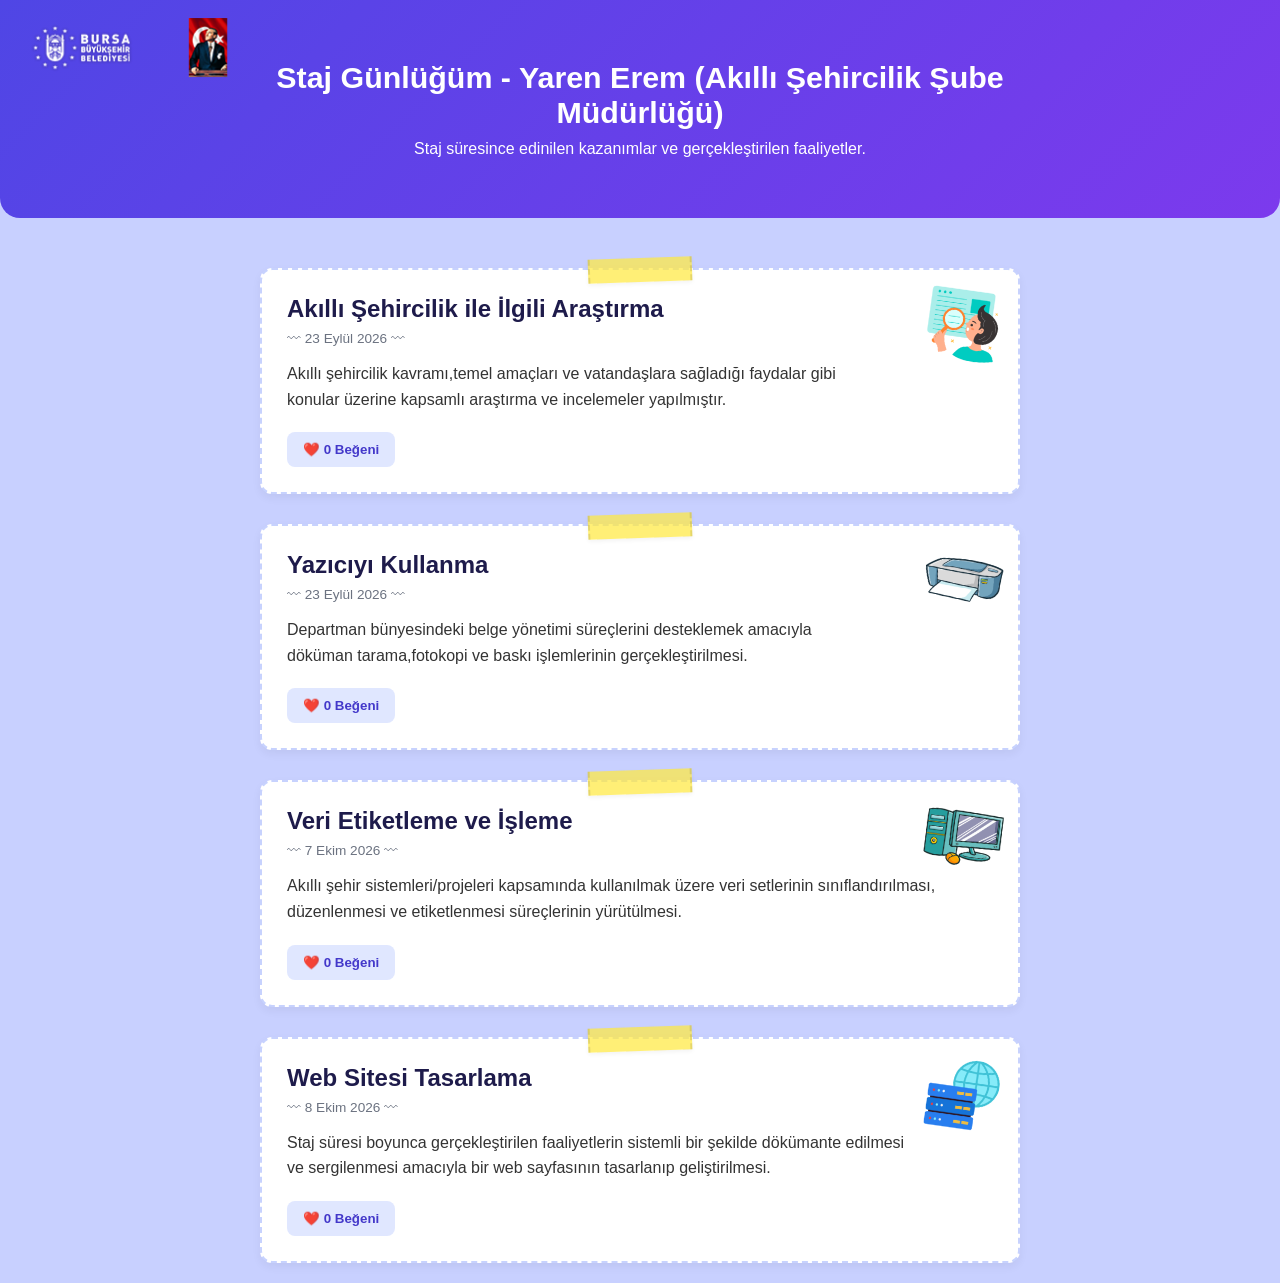
<file: index.html>
<!DOCTYPE html>
<html lang="tr">
<head>
  <meta charset="UTF-8">
  <meta name="viewport" content="width=device-width, initial-scale=1.0">
  <title>Staj Günlüğüm</title>
  <link rel="stylesheet" href="blog.css">
</head>
<body>

  <header>
    <div class="container">
      <img src="logo_beyaz_ata.png" alt="Bursa Büyükşehir Belediyesi Logo" class="header-logo">
      <h1>Staj Günlüğüm - Yaren Erem (Akıllı Şehircilik Şube Müdürlüğü)</h1>
      <p>Staj süresince edinilen kazanımlar ve gerçekleştirilen faaliyetler.</p>
    </div>
  </header>

  <main class="container">

    <!-- 1. KART: ARAŞTIRMA-->
    <article class="post">
      <img src="research.png" alt="Araştırma" class="sticker-img">
      <h2>Akıllı Şehircilik ile İlgili Araştırma</h2>
      <span class="date">〰 23 Eylül 2026 〰</span> 
      <p>Akıllı şehircilik kavramı,temel amaçları ve vatandaşlara sağladığı faydalar gibi<br>
         konular üzerine kapsamlı araştırma ve incelemeler yapılmıştır.
      </p>
      <button onclick="beğen(this)">❤️ <span>0</span> Beğeni</button>
    </article>

    <!-- 2. KART: YAZICI -->
    <article class="post">
      <img src="printer.png" alt="Yazıcı" class="sticker-img">
      <h2>Yazıcıyı Kullanma</h2>
      <span class="date">〰 23 Eylül 2026 〰</span>
      <p>Departman bünyesindeki belge yönetimi süreçlerini desteklemek amacıyla<br>
        döküman tarama,fotokopi ve baskı işlemlerinin gerçekleştirilmesi.</p>
      <button onclick="beğen(this)">❤️ <span>0</span> Beğeni</button>
    </article>

    <!-- 3. KART: VERİ ETİKETLEME -->
    <article class="post">
      <img src="personal-computer.png" alt="Veri Etiketleme" class="sticker-img">
      <h2>Veri Etiketleme ve İşleme</h2>
      <span class="date">〰 7 Ekim 2026 〰</span>
      <p>Akıllı şehir sistemleri/projeleri kapsamında kullanılmak üzere veri setlerinin sınıflandırılması,<br>
      düzenlenmesi ve etiketlenmesi süreçlerinin yürütülmesi.</p>
      <button onclick="beğen(this)">❤️ <span>0</span> Beğeni</button>
    </article>

    <!-- 4. KART: WEB SİTESİ KODLAMA -->
    <article class="post">
      <img src="server.png" alt="Sunucu / Web" class="sticker-img">
      <h2>Web Sitesi Tasarlama</h2>
      <span class="date">〰 8 Ekim 2026 〰</span>
      <p>Staj süresi boyunca gerçekleştirilen faaliyetlerin sistemli bir şekilde dökümante edilmesi<br>
      ve sergilenmesi amacıyla bir web sayfasının tasarlanıp geliştirilmesi.</p>
      <button onclick="beğen(this)">❤️ <span>0</span> Beğeni</button>
    </article>

    

  </main>

  <script src="blog.js"></script>
</body>
</html>
</file>
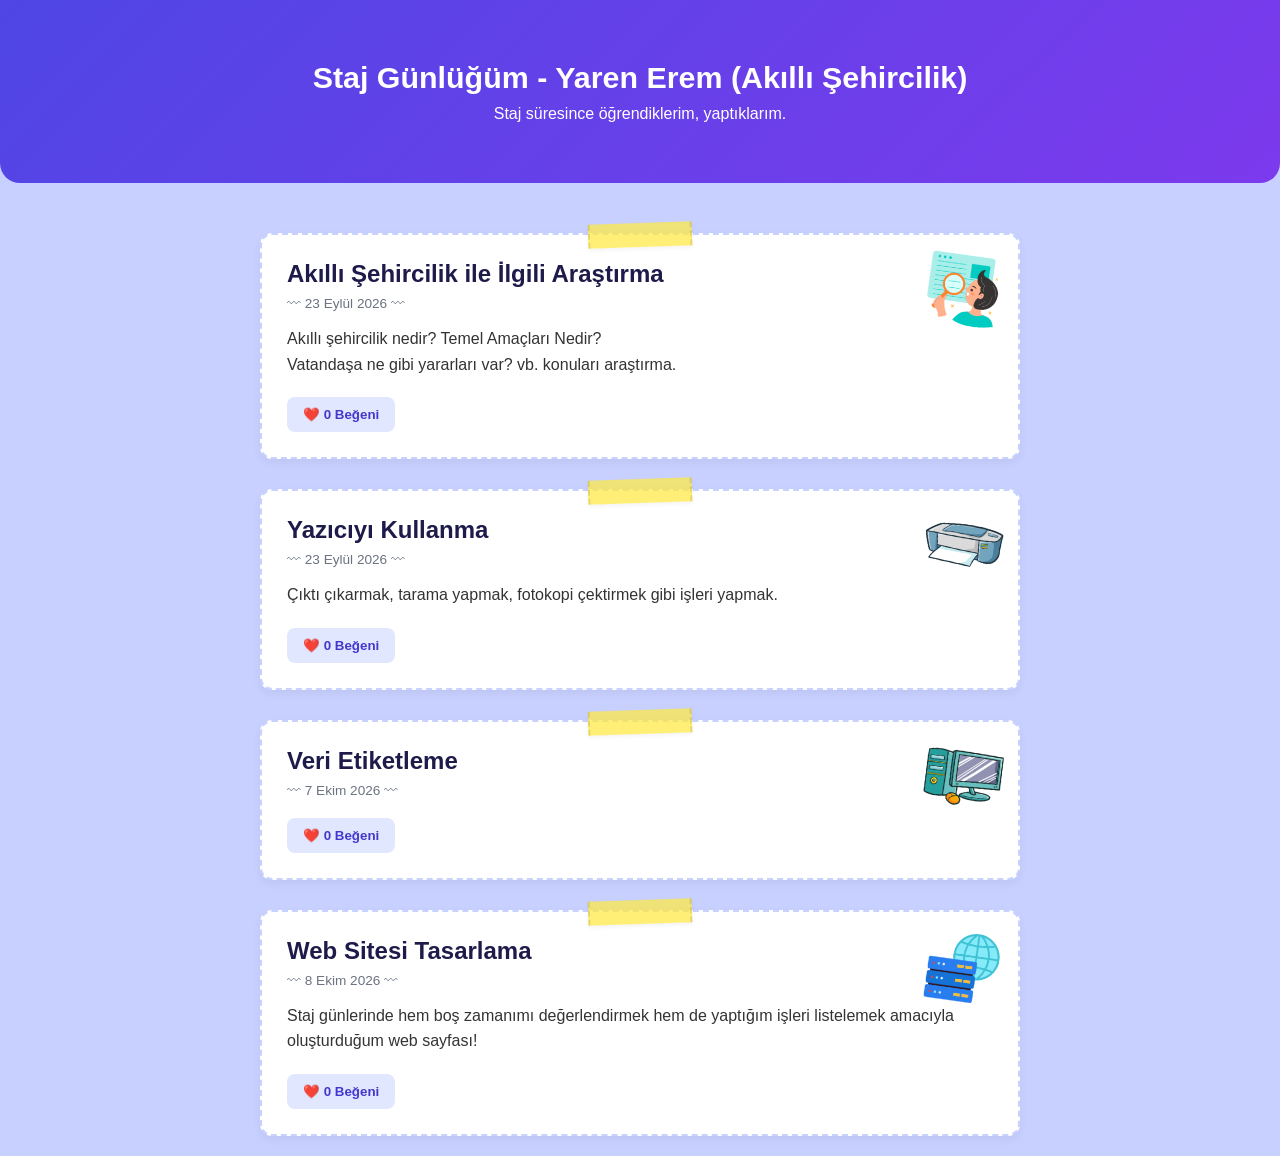
<file: blog.html>
<!DOCTYPE html>
<html lang="tr">
<head>
  <meta charset="UTF-8">
  <meta name="viewport" content="width=device-width, initial-scale=1.0">
  <title>Staj Günlüğüm</title>
  <link rel="stylesheet" href="blog.css">
</head>
<body>

  <header>
    <div class="container">
      <h1>Staj Günlüğüm - Yaren Erem (Akıllı Şehircilik)</h1>
      <p>Staj süresince öğrendiklerim, yaptıklarım.</p>
    </div>
  </header>

  <main class="container">

    <!-- 1. KART: ARAŞTIRMA-->
    <article class="post">
      <img src="research.png" alt="Araştırma" class="sticker-img">
      <h2>Akıllı Şehircilik ile İlgili Araştırma</h2>
      <span class="date">〰 23 Eylül 2026 〰</span> 
      <p>Akıllı şehircilik nedir? Temel Amaçları Nedir?<br>
        Vatandaşa ne gibi yararları var? vb. konuları araştırma.
      </p>
      <button onclick="beğen(this)">❤️ <span>0</span> Beğeni</button>
    </article>

    <!-- 2. KART: YAZICI -->
    <article class="post">
      <img src="printer.png" alt="Yazıcı" class="sticker-img">
      <h2>Yazıcıyı Kullanma</h2>
      <span class="date">〰 23 Eylül 2026 〰</span>
      <p>Çıktı çıkarmak, tarama yapmak, fotokopi çektirmek gibi işleri yapmak.</p>
      <button onclick="beğen(this)">❤️ <span>0</span> Beğeni</button>
    </article>

    <!-- 3. KART: VERİ ETİKETLEME -->
    <article class="post">
      <img src="personal-computer.png" alt="Veri Etiketleme" class="sticker-img">
      <h2>Veri Etiketleme</h2>
      <span class="date">〰 7 Ekim 2026 〰</span>
      <p> </p>
      <button onclick="beğen(this)">❤️ <span>0</span> Beğeni</button>
    </article>

    <!-- 4. KART: WEB SİTESİ KODLAMA -->
    <article class="post">
      <img src="server.png" alt="Sunucu / Web" class="sticker-img">
      <h2>Web Sitesi Tasarlama</h2>
      <span class="date">〰 8 Ekim 2026 〰</span>
      <p>Staj günlerinde hem boş zamanımı değerlendirmek hem de yaptığım işleri listelemek amacıyla oluşturduğum web sayfası!</p>
      <button onclick="beğen(this)">❤️ <span>0</span> Beğeni</button>
    </article>

    

  </main>

  <script src="blog.js"></script>
</body>
</html>
</file>
<file: blog.css>
* {
  margin: 0;
  padding: 0;
  box-sizing: border-box;
  font-family: 'Segoe UI', Tahoma, Geneva, Verdana, sans-serif;
}

body {
  background-color: #8e9fff7c;
  color: #333;
}

.container {
  max-width: 800px;
  margin: 0 auto;
  padding: 20px;
}

header {
  position:relative;
  background: linear-gradient(135deg, #4f46e5, #7c3aed);
  color: white;
  text-align: center;
  padding: 40px 20px;
  border-bottom-left-radius: 20px;
  border-bottom-right-radius: 20px;
}
.header-logo{
  position:absolute;
  top:15px;
  left:20px;
  height:65px;
  width:auto;
}

header h1 {
  font-size: 1.9rem;
  margin-bottom: 10px;
}

/* KART STİLİ VE BANT/STICKER HİZALAMASI */
.post {
  background: white;
  padding: 25px;
  margin-top: 30px;
  border-radius: 12px;
  box-shadow: 0 4px 10px rgba(0, 0, 0, 0.05);
  position: relative; /* Sticker ve bantlar için şart */
  border: 2px dashed #c7d2fe; /* Defter dikiş efekti */
}

/* KART ÜSTÜNDEKİ SARI BANT EFEKTİ */
.post::before {
  content: "";
  position: absolute;
  top: -12px;
  left: 50%;
  transform: translateX(-50%) rotate(-2deg);
  width: 100px;
  height: 24px;
  background-color: rgba(255, 233, 65, 0.719); /* Şeffaf sarı bant */
  border-left: 2px dashed rgba(0, 0, 0, 0.1);
  border-right: 2px dashed rgba(0, 0, 0, 0.1);
  box-shadow: 0 2px 4px rgba(0, 0, 0, 0.05);
}

.post h2 {
  color: #1e1b4b;
  margin-bottom: 8px;
  padding-right: 70px; /* Sticker ile başlığın çakışmaması için */
}

.date {
  font-size: 0.85rem;
  color: #6b7280;
  display: block;
  margin-bottom: 15px;
}

.post p {
  line-height: 1.6;
  margin-bottom: 20px;
}

/* SAĞ ÜST KÖŞEDEKİ STICKER FOTOĞRAFLARI */
.sticker-img {
  position: absolute;
  top: 15px;
  right: 15px;
  width: 80px; /* Sticker boyutu */
  height: auto;
  transform: rotate(8deg); /* Yamuk sticker duruşu */
  pointer-events: none;
  transition: transform 0.3s ease;
}

/* Mouse ile kartın üzerine gelince sticker hareket etsin */
.post:hover .sticker-img {
  transform: rotate(-8deg) scale(1.1);
}

button {
  background-color: #e0e7ff;
  color: #4338ca;
  border: none;
  padding: 10px 16px;
  border-radius: 8px;
  font-weight: bold;
  cursor: pointer;
  transition: all 0.2s;
}

button:hover {
  background-color: #c7d2fe;
}
</file>
